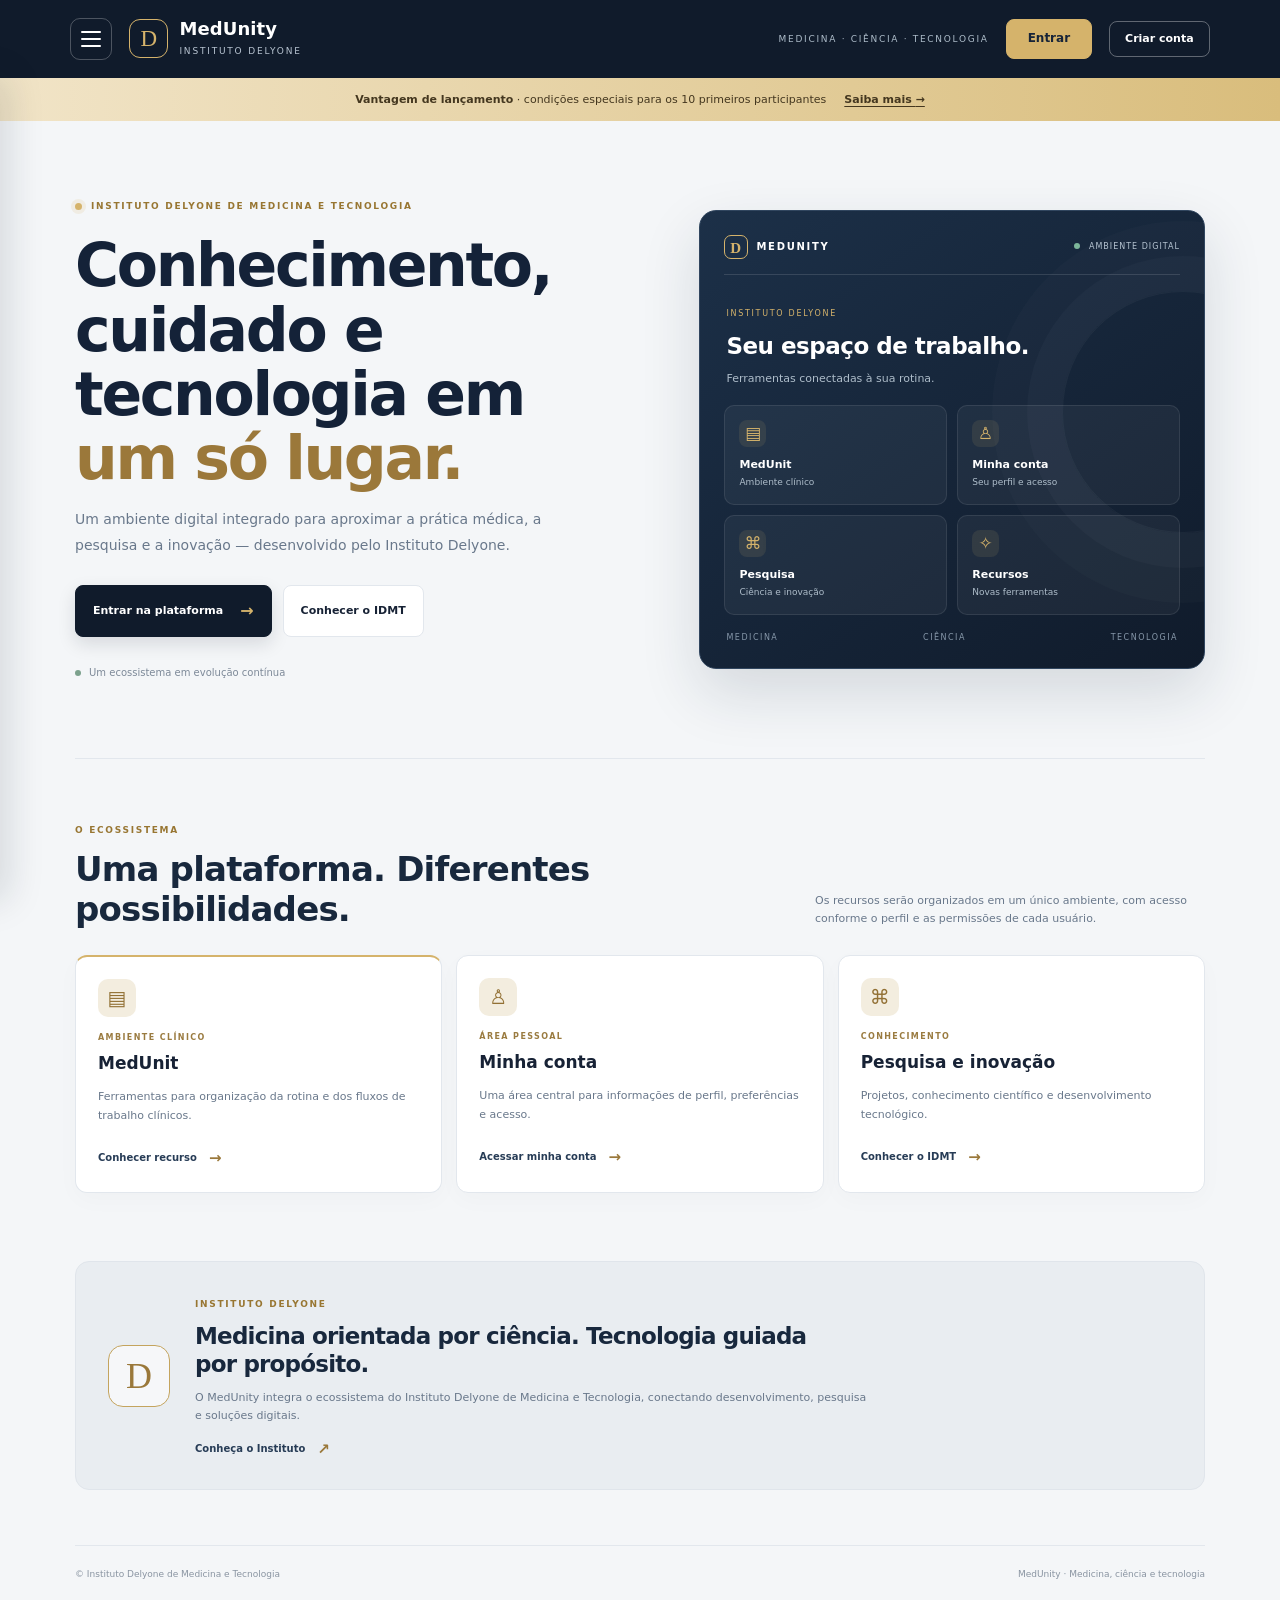
<file: index.html>
<!doctype html>
<html lang="pt-BR">
<head>
  <meta charset="utf-8">
  <meta name="viewport" content="width=device-width,initial-scale=1">
  <meta name="theme-color" content="#101b2b">
  <meta name="description" content="MedUnity — ecossistema de medicina, ciência e tecnologia do Instituto Delyone.">
  <title>MedUnity | Instituto Delyone</title>
  <link rel="stylesheet" href="assets/css/home.css">
</head>
<body>
  <header class="topbar">
    <div class="brandline">
      <button class="hamb" id="menuToggle" aria-label="Abrir menu" aria-expanded="false"><i></i><i></i><i></i></button>
      <a class="brand" href="#" aria-label="MedUnity — Instituto Delyone">
        <span class="logo">D</span><span><strong>MedUnity</strong><small>INSTITUTO DELYONE</small></span>
      </a>
    </div>
    <div class="top-actions">
      <span class="top-context">MEDICINA · CIÊNCIA · TECNOLOGIA</span>
      <button class="login" id="loginTop">Entrar</button>
      <a class="create-account" id="createAccountTop" href="mailto:instituto@delyone.com.br?subject=MedUnity%20%7C%20Criar%20conta">Criar conta</a>
      <button class="account-trigger" id="accountTop" hidden>Minha conta</button>
    </div>
  </header>

  <div class="promo"><span><b>Vantagem de lançamento</b> · condições especiais para os 10 primeiros participantes</span><a href="mailto:instituto@delyone.com.br?subject=MedUnity%20%7C%20Participar">Saiba mais <span aria-hidden="true">→</span></a></div>

  <div class="app-shell">
    <aside class="sidebar" id="sidebar" aria-label="Menu principal">
      <div class="side-kicker">ÁREA DE NAVEGAÇÃO</div>
      <div class="side-brand"><span class="side-mark">D</span><span><b>Instituto Delyone</b><small>Ecossistema digital</small></span></div>
      <nav>
        <a class="nav-link active" href="#inicio" data-section="inicio"><span>⌂</span> Visão geral</a>
        <a class="nav-link" href="#recursos" data-section="recursos"><span>▦</span> Recursos</a>
        <a class="nav-link" href="#instituto" data-section="instituto"><span>⌘</span> Instituto Delyone</a>
        <div class="nav-divider"></div>
        <button class="nav-link" id="sideLogin"><span>↗</span> Entrar na plataforma</button>
      </nav>
      <div class="side-footer"><b>MedUnity</b><small>Uma plataforma do Instituto Delyone</small><a href="https://www.delyone.com" target="_blank" rel="noopener">delyone.com ↗</a></div>
    </aside>
    <button class="scrim" id="scrim" aria-label="Fechar menu"></button>

    <main id="inicio">
      <section class="hero">
        <div class="hero-copy">
          <span class="eyebrow"><i></i> INSTITUTO DELYONE DE MEDICINA E TECNOLOGIA</span>
          <h1>Conhecimento, cuidado e tecnologia em <em>um só lugar.</em></h1>
          <p>Um ambiente digital integrado para aproximar a prática médica, a pesquisa e a inovação — desenvolvido pelo Instituto Delyone.</p>
          <div class="hero-actions">
            <button class="btn btn-primary" id="heroLogin">Entrar na plataforma <span>→</span></button>
            <a class="btn btn-quiet" href="#instituto">Conhecer o IDMT</a>
          </div>
          <div class="trust-line"><span class="trust-dot"></span> Um ecossistema em evolução contínua</div>
        </div>
        <div class="hero-art" aria-label="Prévia ilustrativa da plataforma">
          <div class="art-top"><span class="art-brand"><i>D</i> MEDUNITY</span><span class="art-status"><i></i> AMBIENTE DIGITAL</span></div>
          <div class="art-welcome"><small>INSTITUTO DELYONE</small><h2>Seu espaço de trabalho.</h2><p>Ferramentas conectadas à sua rotina.</p></div>
          <div class="art-grid">
            <div class="art-card"><span class="art-icon">▤</span><b>MedUnit</b><small>Ambiente clínico</small></div>
            <div class="art-card"><span class="art-icon">♙</span><b>Minha conta</b><small>Seu perfil e acesso</small></div>
            <div class="art-card"><span class="art-icon">⌘</span><b>Pesquisa</b><small>Ciência e inovação</small></div>
            <div class="art-card"><span class="art-icon">✧</span><b>Recursos</b><small>Novas ferramentas</small></div>
          </div>
          <div class="art-foot"><span>MEDICINA</span><span>CIÊNCIA</span><span>TECNOLOGIA</span></div>
        </div>
      </section>

      <section class="platform-section" id="recursos">
        <div class="section-heading"><div><span class="eyebrow">O ECOSSISTEMA</span><h2>Uma plataforma. Diferentes possibilidades.</h2></div><p>Os recursos serão organizados em um único ambiente, com acesso conforme o perfil e as permissões de cada usuário.</p></div>
        <div class="resource-grid">
          <article class="resource-card featured"><div class="resource-icon">▤</div><span class="card-tag">AMBIENTE CLÍNICO</span><h3>MedUnit</h3><p>Ferramentas para organização da rotina e dos fluxos de trabalho clínicos.</p><button class="text-link resource-access">Conhecer recurso <span>→</span></button></article>
          <article class="resource-card"><div class="resource-icon">♙</div><span class="card-tag">ÁREA PESSOAL</span><h3>Minha conta</h3><p>Uma área central para informações de perfil, preferências e acesso.</p><button class="text-link resource-access">Acessar minha conta <span>→</span></button></article>
          <article class="resource-card"><div class="resource-icon">⌘</div><span class="card-tag">CONHECIMENTO</span><h3>Pesquisa e inovação</h3><p>Projetos, conhecimento científico e desenvolvimento tecnológico.</p><a class="text-link" href="#instituto">Conhecer o IDMT <span>→</span></a></article>
        </div>
      </section>

      <section class="institute-section" id="instituto">
        <div class="institute-monogram">D</div><div><span class="eyebrow">INSTITUTO DELYONE</span><h2>Medicina orientada por ciência. Tecnologia guiada por propósito.</h2><p>O MedUnity integra o ecossistema do Instituto Delyone de Medicina e Tecnologia, conectando desenvolvimento, pesquisa e soluções digitais.</p><a class="text-link" href="https://www.delyone.com" target="_blank" rel="noopener">Conheça o Instituto <span>↗</span></a></div>
      </section>

      <footer><span>© Instituto Delyone de Medicina e Tecnologia</span><span>MedUnity · Medicina, ciência e tecnologia</span></footer>
    </main>
  </div>

  <section class="account-view" id="accountView" hidden>
    <div class="account-wrap">
      <div class="account-heading"><span class="eyebrow">ÁREA DO USUÁRIO</span><h1>Minha conta</h1><p>Bem-vindo ao seu ambiente MedUnity.</p></div>
      <div class="welcome-panel"><div class="welcome-avatar">D</div><div><small>SESSÃO DE DEMONSTRAÇÃO</small><h2>Olá! Que bom ter você aqui.</h2><p>Esta é uma prévia navegável. Nenhuma credencial ou dado pessoal foi solicitado.</p></div></div>
      <div class="account-label">SEUS RECURSOS</div>
      <div class="account-grid">
        <article class="account-card medunit-card"><div class="resource-icon">▤</div><span class="card-tag">AMBIENTE CLÍNICO</span><h3>MedUnit</h3><p>Acesse o ambiente de ferramentas clínicas do MedUnity.</p><button class="btn btn-primary" id="openMedunit">Abrir MedUnit <span>→</span></button></article>
        <article class="account-card"><div class="resource-icon">♙</div><span class="card-tag">ORGANIZAÇÃO</span><h3>Meus pacientes</h3><p>Área de acesso aos recursos de organização de pacientes.</p><button class="btn btn-outline" id="patientsSoon">Em desenvolvimento</button></article>
        <article class="account-card"><div class="resource-icon">⚙</div><span class="card-tag">PREFERÊNCIAS</span><h3>Perfil e configurações</h3><p>Gerencie suas informações e preferências de acesso.</p><button class="btn btn-outline" id="profileSoon">Em desenvolvimento</button></article>
      </div>
      <button class="back-link" id="backHome">← Voltar à página inicial</button>
    </div>
  </section>

  <div class="modal-backdrop" id="loginModal" hidden role="dialog" aria-modal="true" aria-labelledby="modalTitle">
    <div class="login-modal"><button class="modal-close" id="closeModal" aria-label="Fechar">×</button><span class="modal-mark">D</span><span class="eyebrow">INSTITUTO DELYONE</span><h2 id="modalTitle">Acesse o MedUnity</h2><p>Escolha como deseja acessar o MedUnity.</p><label class="password-label" for="adminPassword">Senha de acesso</label><input class="password-input" id="adminPassword" type="password" autocomplete="current-password" placeholder="Digite sua senha"><div class="modal-options"><button class="btn btn-primary modal-continue" id="demoLogin">Testar demonstração <span>→</span></button><button class="btn btn-outline modal-admin" id="adminLogin">Login administrativo</button></div><div class="demo-note"><span>i</span> Ambiente experimental: a autenticação administrativa será conectada ao serviço real em uma etapa posterior.</div></div>
  </div>
  <div class="toast" id="toast" role="status" aria-live="polite"></div>

<script>
(() => {
  const $ = id => document.getElementById(id);
  const modal = $('loginModal'), account = $('accountView'), main = $('inicio');
  const sidebar = $('sidebar'), scrim = $('scrim'), menuToggle = $('menuToggle');
  function openLogin(){ modal.hidden = false; document.body.classList.add('modal-open'); }
  function closeLogin(){ modal.hidden = true; document.body.classList.remove('modal-open'); }
  function enterDemo(){
    closeLogin();
    window.location.href = "app.html";
  }
  function showToast(message){ const toast=$('toast'); toast.textContent=message; toast.classList.add('show'); window.setTimeout(()=>toast.classList.remove('show'),2600); }
  function closeMenu(){ sidebar.classList.remove('open'); scrim.classList.remove('visible'); menuToggle.setAttribute('aria-expanded','false'); }
  $('loginTop').addEventListener('click',openLogin);
  $('createAccountTop').addEventListener('click',e=>{e.preventDefault();showToast('Para solicitar uma conta, escreva para instituto@delyone.com.br.');});
  $('heroLogin').addEventListener('click',openLogin);
  $('sideLogin').addEventListener('click',openLogin);
  $('closeModal').addEventListener('click',closeLogin);
  $('demoLogin').addEventListener('click',enterDemo);
  $('adminLogin').addEventListener('click',()=>showToast('O login administrativo real será integrado após a aprovação desta interface.'));
  modal.addEventListener('click',e=>{if(e.target===modal)closeLogin();});
  $('accountTop').addEventListener('click',()=>window.scrollTo({top:0,behavior:'smooth'}));
  $('backHome').addEventListener('click',()=>{account.hidden=true;main.closest('.app-shell').hidden=false;$('loginTop').hidden=false;$('accountTop').hidden=true;window.scrollTo({top:0,behavior:'smooth'});});
  menuToggle.addEventListener('click',()=>{const open=!sidebar.classList.contains('open');sidebar.classList.toggle('open',open);scrim.classList.toggle('visible',open);menuToggle.setAttribute('aria-expanded',String(open));});
  scrim.addEventListener('click',closeMenu);
  document.querySelectorAll('.nav-link[href^="#"]').forEach(link=>link.addEventListener('click',()=>{closeMenu();document.querySelectorAll('.nav-link').forEach(n=>n.classList.remove('active'));link.classList.add('active');}));
  document.querySelectorAll('.resource-access').forEach(button=>button.addEventListener('click',openLogin));
  $('openMedunit').addEventListener('click',()=>showToast('O acesso operacional ao MedUnit será conectado nesta etapa do projeto.'));
  $('patientsSoon').addEventListener('click',()=>showToast('A área Meus pacientes será desenvolvida em uma próxima etapa.'));
  $('profileSoon').addEventListener('click',()=>showToast('As configurações de perfil serão adicionadas em uma próxima etapa.'));
  document.addEventListener('keydown',e=>{if(e.key==='Escape'){closeLogin();closeMenu();}});
})();
</script>
</body>
</html>
</file>
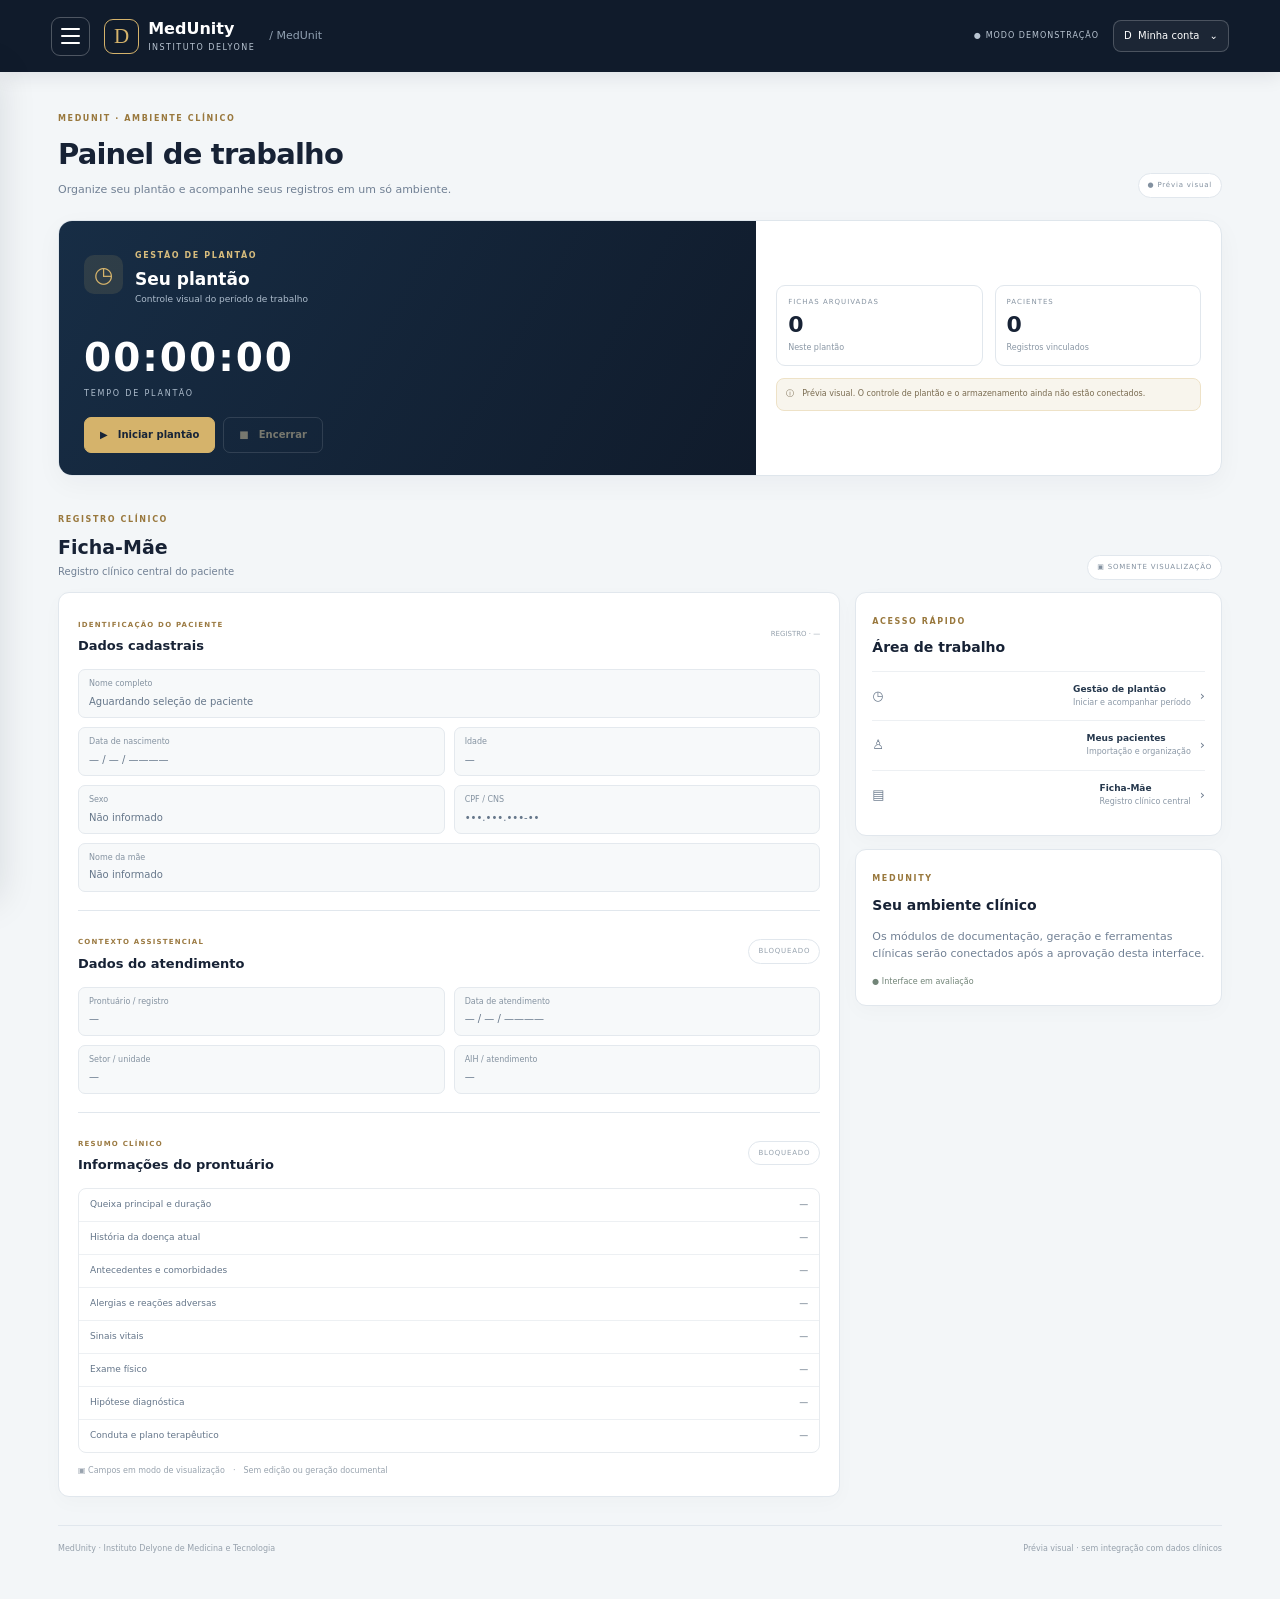
<file: app.html>
<!doctype html><html lang="pt-BR"><head><meta charset="utf-8"><meta name="viewport" content="width=device-width,initial-scale=1"><meta name="theme-color" content="#101b2b"><title>MedUnit · Instituto Delyone</title><link rel="stylesheet" href="assets/css/app-preview.css"></head><body>
<header class="topbar"><div class="brandline"><button class="menu-trigger" id="menuTrigger" aria-label="Abrir menu" aria-expanded="false"><i></i><i></i><i></i></button><a class="brand" href="index.html"><span class="mark">D</span><span><b>MedUnity</b><small>INSTITUTO DELYONE</small></span></a><span class="crumb">/ MedUnit</span></div><div class="top-right"><span class="demo-status">● MODO DEMONSTRAÇÃO</span><button class="user-chip" id="userMenu">D&nbsp; Minha conta　⌄</button></div></header>
<aside class="sidebar" id="sidebar"><div class="side-label">AMBIENTE DE TRABALHO</div><div class="side-user"><span class="avatar">D</span><span><b>Área profissional</b><small>Instituto Delyone</small></span></div><nav><a class="nav active" href="#dashboard">⌂　Visão geral</a><a class="nav" href="#shift">◷　Gestão de plantão</a><a class="nav" href="#patient">▤　Ficha-Mãe</a><button class="nav" id="patientsMenu">♙　Meus pacientes <span>⌄</span></button><div class="submenu" id="patientsSubmenu" hidden><button id="importZip">⇧　Importar ZIP</button><button id="importMaster">⇧　Importar Ficha-Mãe</button></div><hr><a class="nav" href="index.html">↩　Página institucional</a></nav><div class="side-foot">MedUnity · Clinical workspace</div></aside><button class="scrim" id="scrim" aria-label="Fechar menu"></button>
<main id="dashboard"><div class="page-heading"><div><span class="eyebrow">MEDUNIT · AMBIENTE CLÍNICO</span><h1>Painel de trabalho</h1><p>Organize seu plantão e acompanhe seus registros em um só ambiente.</p></div><span class="preview-tag">● Prévia visual</span></div>
<section class="shift-card" id="shift"><div class="shift-main"><div class="shift-heading"><span class="clock-icon">◷</span><div><span class="eyebrow light">GESTÃO DE PLANTÃO</span><h2>Seu plantão</h2><p>Controle visual do período de trabalho</p></div></div><div class="timer" id="timer">00:00:00</div><div class="timer-label">TEMPO DE PLANTÃO</div><div class="shift-actions"><button id="startShift">▶　Iniciar plantão</button><button id="endShift" disabled>■　Encerrar</button></div></div><div class="stats"><div class="stat"><small>FICHAS ARQUIVADAS</small><b>0</b><span>Neste plantão</span></div><div class="stat"><small>PACIENTES</small><b>0</b><span>Registros vinculados</span></div><div class="info">ⓘ　Prévia visual. O controle de plantão e o armazenamento ainda não estão conectados.</div></div></section>
<div class="section-heading" id="patient"><div><span class="eyebrow">REGISTRO CLÍNICO</span><h2>Ficha-Mãe</h2><p>Registro clínico central do paciente</p></div><span class="locked">▣ SOMENTE VISUALIZAÇÃO</span></div>
<section class="layout"><article class="record"><div class="record-head"><div><small>IDENTIFICAÇÃO DO PACIENTE</small><h3>Dados cadastrais</h3></div><span>REGISTRO · —</span></div><div class="fields"><div class="field wide"><label>Nome completo</label><b>Aguardando seleção de paciente</b></div><div class="field"><label>Data de nascimento</label><b>— / — / ————</b></div><div class="field"><label>Idade</label><b>—</b></div><div class="field"><label>Sexo</label><b>Não informado</b></div><div class="field"><label>CPF / CNS</label><b>•••.•••.•••-••</b></div><div class="field wide"><label>Nome da mãe</label><b>Não informado</b></div></div><hr><div class="record-head"><div><small>CONTEXTO ASSISTENCIAL</small><h3>Dados do atendimento</h3></div><span class="locked">BLOQUEADO</span></div><div class="fields"><div class="field"><label>Prontuário / registro</label><b>—</b></div><div class="field"><label>Data de atendimento</label><b>— / — / ————</b></div><div class="field"><label>Setor / unidade</label><b>—</b></div><div class="field"><label>AIH / atendimento</label><b>—</b></div></div><hr><div class="record-head"><div><small>RESUMO CLÍNICO</small><h3>Informações do prontuário</h3></div><span class="locked">BLOQUEADO</span></div><div class="summary"><div><span>Queixa principal e duração</span><b>—</b></div><div><span>História da doença atual</span><b>—</b></div><div><span>Antecedentes e comorbidades</span><b>—</b></div><div><span>Alergias e reações adversas</span><b>—</b></div><div><span>Sinais vitais</span><b>—</b></div><div><span>Exame físico</span><b>—</b></div><div><span>Hipótese diagnóstica</span><b>—</b></div><div><span>Conduta e plano terapêutico</span><b>—</b></div></div><div class="readonly">▣ Campos em modo de visualização　·　Sem edição ou geração documental</div></article>
<aside class="right"><section class="side-card"><span class="eyebrow">ACESSO RÁPIDO</span><h3>Área de trabalho</h3><button class="quick" onclick="document.getElementById('shift').scrollIntoView({behavior:'smooth'})">◷　<span><b>Gestão de plantão</b><small>Iniciar e acompanhar período</small></span>›</button><button class="quick" id="quickPatients">♙　<span><b>Meus pacientes</b><small>Importação e organização</small></span>›</button><button class="quick" onclick="document.getElementById('patient').scrollIntoView({behavior:'smooth'})">▤　<span><b>Ficha-Mãe</b><small>Registro clínico central</small></span>›</button></section><section class="side-card"><span class="eyebrow">MEDUNITY</span><h3>Seu ambiente clínico</h3><p>Os módulos de documentação, geração e ferramentas clínicas serão conectados após a aprovação desta interface.</p><small class="status">● Interface em avaliação</small></section></aside></section><footer>MedUnity · Instituto Delyone de Medicina e Tecnologia <span>Prévia visual · sem integração com dados clínicos</span></footer></main><div class="toast" id="toast" role="status"></div>
<script>(()=>{const $=id=>document.getElementById(id),side=$('sidebar'),scrim=$('scrim'),toggle=$('menuTrigger'),sub=$('patientsSubmenu');function close(){side.classList.remove('open');scrim.classList.remove('show');toggle.setAttribute('aria-expanded','false')}toggle.onclick=()=>{let v=!side.classList.contains('open');side.classList.toggle('open',v);scrim.classList.toggle('show',v);toggle.setAttribute('aria-expanded',String(v))};scrim.onclick=close;$('patientsMenu').onclick=()=>{sub.hidden=!sub.hidden};function toast(t){let e=$('toast');e.textContent=t;e.classList.add('show');clearTimeout(window.toastTimer);window.toastTimer=setTimeout(()=>e.classList.remove('show'),2600)}$('importZip').onclick=()=>toast('Importar ZIP — espaço reservado para implementação futura.');$('importMaster').onclick=()=>toast('Importar Ficha-Mãe — espaço reservado para implementação futura.');$('quickPatients').onclick=()=>{sub.hidden=false;side.classList.add('open');scrim.classList.add('show');toggle.setAttribute('aria-expanded','true')};$('userMenu').onclick=()=>toast('Conta demonstrativa do MedUnity.');let sec=0,timer=null;$('startShift').onclick=()=>{if(timer)return;$('startShift').disabled=true;$('startShift').textContent='●　Plantão iniciado';$('endShift').disabled=false;timer=setInterval(()=>{sec++;$('timer').textContent=[Math.floor(sec/3600),Math.floor(sec%3600/60),sec%60].map(n=>String(n).padStart(2,'0')).join(':')},1000);toast('Plantão iniciado em modo de demonstração.')};$('endShift').onclick=()=>{clearInterval(timer);timer=null;$('startShift').disabled=false;$('startShift').textContent='▶　Iniciar plantão';$('endShift').disabled=true;toast('Demonstração de plantão encerrada.')};document.addEventListener('keydown',e=>{if(e.key==='Escape')close()})})();</script></body></html>
</file>
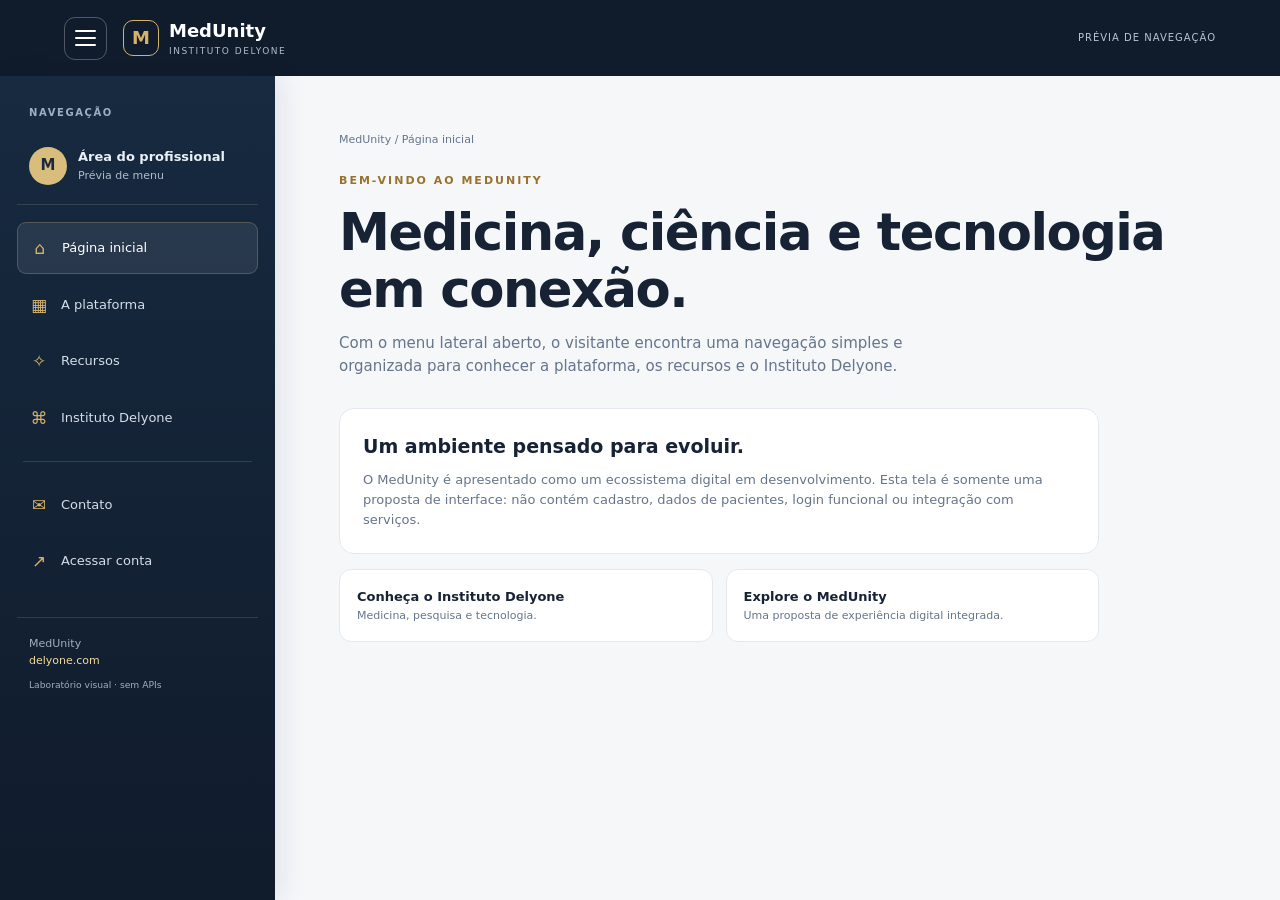
<file: menu-aberto.html>
<!doctype html>
<html lang="pt-BR"><head><meta charset="utf-8"><meta name="viewport" content="width=device-width,initial-scale=1"><meta name="theme-color" content="#101b2b"><title>MedUnity — Menu aberto</title><link rel="stylesheet" href="assets/css/menu.css"></head>
<body><header class="topbar"><div class="brandline"><a class="hamb" href="index.html" aria-label="Fechar menu"><i></i><i></i><i></i></a><a class="brand" href="index.html"><span class="logo">M</span><span>MedUnity<small>INSTITUTO DELYONE</small></span></a></div><span class="topnote">PRÉVIA DE NAVEGAÇÃO</span></header>
<div class="layout"><aside class="sidebar"><div class="label">NAVEGAÇÃO</div><div class="profile"><span class="avatar">M</span><span><b>Área do profissional</b><small>Prévia de menu</small></span></div><nav><a class="active" href="index.html"><i>⌂</i>Página inicial</a><a href="#plataforma"><i>▦</i>A plataforma</a><a href="#recursos"><i>✧</i>Recursos</a><a href="#instituto"><i>⌘</i>Instituto Delyone</a><hr><a href="mailto:instituto@delyone.com.br"><i>✉</i>Contato</a><a href="#acesso"><i>↗</i>Acessar conta</a></nav><div class="sidefoot">MedUnity<br><a href="https://www.delyone.com">delyone.com</a><br><small>Laboratório visual · sem APIs</small></div></aside><main class="content" id="plataforma"><span class="crumb">MedUnity / Página inicial</span><span class="eyebrow">BEM-VINDO AO MEDUNITY</span><h1>Medicina, ciência e tecnologia em conexão.</h1><p>Com o menu lateral aberto, o visitante encontra uma navegação simples e organizada para conhecer a plataforma, os recursos e o Instituto Delyone.</p><section class="welcome" id="recursos"><h2>Um ambiente pensado para evoluir.</h2><p>O MedUnity é apresentado como um ecossistema digital em desenvolvimento. Esta tela é somente uma proposta de interface: não contém cadastro, dados de pacientes, login funcional ou integração com serviços.</p></section><div class="cards"><article id="instituto"><b>Conheça o Instituto Delyone</b><small>Medicina, pesquisa e tecnologia.</small></article><article id="acesso"><b>Explore o MedUnity</b><small>Uma proposta de experiência digital integrada.</small></article></div></main></div></body></html>
</file>
<file: assets/css/home.css>
:root{--navy:#101b2b;--navy-2:#172a40;--gold:#d5b36b;--gold-light:#ead8aa;--ink:#172235;--muted:#69788b;--bg:#f4f6f8;--line:#e2e7ed;--white:#fff;--shadow:0 22px 55px #14263c12}
*{box-sizing:border-box}html{scroll-behavior:smooth;scroll-padding-top:25px}body{margin:0;background:var(--bg);color:var(--ink);font:15px/1.6 Inter,ui-sans-serif,system-ui,-apple-system,"Segoe UI",sans-serif}a{text-decoration:none;color:inherit}button{font:inherit;cursor:pointer}button:focus-visible,a:focus-visible{outline:3px solid #d5b36b;outline-offset:3px}[hidden]{display:none!important}
.topbar{height:78px;background:var(--navy);color:white;display:flex;align-items:center;justify-content:space-between;padding:0 clamp(18px,5.5vw,78px);position:relative;z-index:20}.brandline,.top-actions{display:flex;align-items:center;gap:17px}.hamb{width:42px;height:42px;border:1px solid #ffffff40;background:transparent;border-radius:10px;display:flex;flex-direction:column;justify-content:center;gap:5px;padding:0 10px}.hamb i{height:2px;width:100%;background:#fff;border-radius:2px}.brand{display:flex;align-items:center;gap:11px}.brand strong{display:block;font-size:18px;line-height:1.15;letter-spacing:.1px}.brand small{display:block;color:#b9c5d2;font-size:9px;letter-spacing:1.8px;margin-top:4px}.logo,.side-mark{width:39px;height:39px;border:1px solid var(--gold);border-radius:11px;color:var(--gold);display:grid;place-items:center;font-family:Georgia,serif;font-size:23px}.top-context{font-size:9px;letter-spacing:1.7px;color:#aebdca}.login,.account-trigger{background:var(--gold);color:#172438;border:1px solid var(--gold);border-radius:8px;padding:9px 21px;font-size:12px;font-weight:800}.account-trigger{background:transparent;color:#fff;border-color:#ffffff50}
.promo{min-height:43px;background:linear-gradient(90deg,#f1e4c7,#d9bd7c);color:#44371f;display:flex;align-items:center;justify-content:center;gap:18px;padding:8px 18px;text-align:center;font-size:11px}.promo b{font-weight:850}.promo a{font-weight:850;text-decoration:underline;text-underline-offset:3px;white-space:nowrap}
.app-shell{min-height:calc(100vh - 121px)}.sidebar{position:fixed;z-index:30;top:78px;bottom:0;left:0;width:282px;background:linear-gradient(180deg,#192d44,#101b2b);color:#e9eff6;padding:29px 20px 20px;transform:translateX(-102%);transition:transform .25s ease;box-shadow:15px 0 35px #101b2b22}.sidebar.open{transform:translateX(0)}.side-kicker{font-size:9px;letter-spacing:1.8px;color:#9eafc2;font-weight:800;padding:0 10px 17px}.side-brand{display:flex;align-items:center;gap:11px;padding:0 10px 22px;border-bottom:1px solid #ffffff20}.side-brand b,.side-brand small{display:block}.side-brand b{font-size:12px}.side-brand small{font-size:10px;color:#aebdcd}.side-mark{width:36px;height:36px;font-size:20px}.sidebar nav{display:grid;gap:5px;margin-top:19px}.nav-link{border:0;background:transparent;color:#d4deea;text-align:left;display:flex;align-items:center;gap:13px;padding:12px 13px;border-radius:8px;font-size:12px}.nav-link span{width:19px;color:var(--gold);font-size:18px;text-align:center}.nav-link:hover,.nav-link.active{background:#ffffff13;color:#fff}.nav-link.active{box-shadow:inset 2px 0 var(--gold)}.nav-divider{height:1px;background:#ffffff20;margin:11px 7px}.side-footer{position:absolute;bottom:23px;left:30px;right:25px;border-top:1px solid #ffffff20;padding-top:16px;font-size:11px}.side-footer b,.side-footer small{display:block}.side-footer small{color:#aebdcd;font-size:10px}.side-footer a{display:inline-block;color:#e7d39e;margin-top:9px;font-size:10px}.scrim{position:fixed;inset:78px 0 0;border:0;background:#07111f70;z-index:25;opacity:0;pointer-events:none;transition:opacity .2s}.scrim.visible{opacity:1;pointer-events:auto}
main{max-width:1190px;margin:auto;padding:0 30px}.hero{display:grid;grid-template-columns:1.04fr .96fr;align-items:center;gap:clamp(35px,6vw,78px);padding:78px 0 77px}.eyebrow{font-size:9px;letter-spacing:1.7px;color:#987632;font-weight:850}.hero .eyebrow{display:flex;align-items:center;gap:9px}.hero .eyebrow i{width:7px;height:7px;background:var(--gold);border-radius:50%;box-shadow:0 0 0 4px #d5b36b25}.hero h1{font-size:clamp(39px,5vw,60px);line-height:1.07;letter-spacing:-2.3px;margin:20px 0 17px;font-weight:720;color:#142238}.hero h1 em{font-style:normal;color:#9b783a}.hero-copy>p{max-width:510px;color:var(--muted);font-size:14px;line-height:1.85}.hero-actions{display:flex;gap:11px;flex-wrap:wrap;margin-top:26px}.btn{border-radius:8px;padding:12px 17px;font-size:11px;font-weight:800;display:inline-flex;align-items:center;justify-content:center;gap:17px}.btn-primary{background:var(--navy);color:#fff;border:1px solid var(--navy);box-shadow:0 7px 18px #101b2b20}.btn-primary:hover{background:#203a58}.btn-primary span{color:var(--gold);font-size:16px}.btn-quiet{background:#fff;border:1px solid var(--line);color:var(--ink)}.trust-line{margin-top:28px;color:#7d8998;font-size:10px;display:flex;align-items:center;gap:8px}.trust-dot{width:6px;height:6px;background:#7ca18d;border-radius:50%}
.hero-art{background:linear-gradient(145deg,#1c3048,#101b2b);border:1px solid #31465f;border-radius:17px;padding:24px;color:#fff;box-shadow:0 24px 60px #15273d24;position:relative;overflow:hidden}.hero-art:after{content:"";position:absolute;width:240px;height:240px;border:1px solid #ffffff0b;border-radius:50%;right:-100px;top:80px;box-shadow:0 0 0 35px #ffffff06,0 0 0 70px #ffffff04;pointer-events:none}.art-top{display:flex;justify-content:space-between;align-items:center;border-bottom:1px solid #ffffff20;padding-bottom:15px}.art-brand{font-size:10px;font-weight:850;letter-spacing:1.7px;display:flex;align-items:center;gap:8px}.art-brand i{font-style:normal;width:24px;height:24px;border:1px solid var(--gold);border-radius:7px;color:var(--gold);display:grid;place-items:center;font-family:Georgia,serif;font-size:15px}.art-status{font-size:8px;color:#b5c3d1;letter-spacing:1px}.art-status i{display:inline-block;width:6px;height:6px;background:#7cb69a;border-radius:50%;margin-right:5px}.art-welcome{padding:24px 2px 17px}.art-welcome small{font-size:8px;letter-spacing:1.7px;color:var(--gold)}.art-welcome h2{font-size:23px;letter-spacing:-.5px;margin:5px 0}.art-welcome p{font-size:11px;color:#aebdca;margin:0}.art-grid{display:grid;grid-template-columns:1fr 1fr;gap:10px;position:relative;z-index:1}.art-card{background:#ffffff0c;border:1px solid #ffffff17;border-radius:10px;padding:14px}.art-icon{display:grid;place-items:center;width:27px;height:27px;border-radius:8px;background:#d5b36b1c;color:var(--gold);font-size:17px;margin-bottom:9px}.art-card b,.art-card small{display:block}.art-card b{font-size:11px}.art-card small{font-size:9px;color:#aebdca;margin-top:2px}.art-foot{display:flex;justify-content:space-between;color:#8798aa;font-size:8px;letter-spacing:1.5px;padding:17px 2px 0}
.platform-section{padding:57px 0 68px;border-top:1px solid var(--line)}.section-heading{display:flex;align-items:end;justify-content:space-between;gap:35px;margin-bottom:25px}.section-heading h2,.institute-section h2{font-size:clamp(25px,3vw,34px);line-height:1.2;letter-spacing:-.8px;margin:9px 0 0;color:#18283d}.section-heading>p{max-width:390px;color:var(--muted);font-size:11px;margin:0 0 3px}.resource-grid{display:grid;grid-template-columns:repeat(3,1fr);gap:14px}.resource-card,.account-card{background:#fff;border:1px solid var(--line);border-radius:12px;padding:22px;min-height:235px;box-shadow:0 7px 25px #17283d06}.resource-card.featured{border-top:2px solid var(--gold)}.resource-icon{width:38px;height:38px;border-radius:10px;background:#f3eddf;color:#927034;display:grid;place-items:center;font-size:20px;margin-bottom:15px}.card-tag{display:block;font-size:8px;letter-spacing:1.4px;color:#9a7b40;font-weight:850}.resource-card h3,.account-card h3{font-size:17px;margin:5px 0}.resource-card p,.account-card p{font-size:11px;color:var(--muted);line-height:1.7;min-height:39px}.text-link{border:0;background:none;padding:8px 0 0;color:#273c56;font-size:10px;font-weight:850;display:inline-flex;gap:12px;align-items:center}.text-link span{color:#9a783a;font-size:15px}.institute-section{margin:0 0 55px;padding:28px 32px;background:#e9edf1;border:1px solid #e0e5eb;border-radius:14px;display:flex;align-items:center;gap:25px}.institute-monogram{flex:0 0 62px;width:62px;height:62px;border:1px solid #c4a45e;border-radius:15px;color:#9a783a;display:grid;place-items:center;font:36px Georgia,serif;background:#fff9}.institute-section h2{font-size:23px;max-width:650px}.institute-section p{font-size:11px;color:var(--muted);max-width:680px}.institute-section .text-link{padding-top:0}footer{border-top:1px solid var(--line);padding:21px 0 27px;display:flex;justify-content:space-between;gap:15px;color:#8994a1;font-size:9px}
.account-view{min-height:calc(100vh - 121px);padding:58px 24px 70px}.account-wrap{max-width:1050px;margin:auto}.account-heading h1{font-size:42px;letter-spacing:-1.5px;margin:7px 0 0}.account-heading p{color:var(--muted);font-size:13px;margin:4px 0 25px}.welcome-panel{display:flex;align-items:center;gap:16px;padding:20px 22px;background:#fff;border:1px solid var(--line);border-radius:12px;margin-bottom:32px}.welcome-avatar{width:47px;height:47px;flex:0 0 47px;border-radius:50%;display:grid;place-items:center;background:var(--navy);color:var(--gold);font:25px Georgia,serif}.welcome-panel small{font-size:8px;letter-spacing:1.4px;color:#9a783a;font-weight:850}.welcome-panel h2{font-size:16px;margin:2px 0}.welcome-panel p{font-size:10px;color:var(--muted);margin:0}.account-label{font-size:9px;letter-spacing:1.6px;color:#8a96a4;font-weight:850;margin-bottom:12px}.account-grid{display:grid;grid-template-columns:repeat(3,1fr);gap:14px}.account-card{min-height:255px}.account-card .btn{margin-top:10px}.btn-outline{background:white;border:1px solid #cbd3dc;color:#42536a}.back-link{margin-top:28px;border:0;background:none;color:#53647a;font-size:11px;font-weight:750;padding:8px 0}
.modal-backdrop{position:fixed;inset:0;background:#091525b8;z-index:60;display:grid;place-items:center;padding:20px;backdrop-filter:blur(4px)}.login-modal{position:relative;width:min(100%,420px);background:#fff;border-radius:16px;padding:37px 35px 32px;text-align:center;box-shadow:0 30px 90px #0004}.modal-close{position:absolute;right:15px;top:12px;border:0;background:none;color:#66758a;font-size:25px}.modal-mark{display:grid;place-items:center;margin:0 auto 18px;width:48px;height:48px;border:1px solid var(--gold);border-radius:13px;color:#9a783a;font:28px Georgia,serif}.login-modal h2{font-size:24px;letter-spacing:-.6px;margin:8px 0}.login-modal>p{font-size:12px;color:var(--muted)}.demo-note{display:flex;gap:9px;text-align:left;align-items:center;padding:12px;background:#f4f6f8;border-radius:8px;color:#647286;font-size:10px;margin:20px 0}.demo-note span{width:17px;height:17px;display:grid;place-items:center;border-radius:50%;background:#e7dfcb;color:#735a29;font-weight:900;flex:0 0 17px}.modal-continue{width:100%;padding:14px}.toast{position:fixed;z-index:80;bottom:24px;left:50%;transform:translate(-50%,15px);opacity:0;pointer-events:none;background:#172a40;color:white;padding:12px 18px;border-radius:9px;box-shadow:var(--shadow);font-size:11px;transition:.2s;max-width:calc(100% - 30px);text-align:center}.toast.show{opacity:1;transform:translate(-50%,0)}body.modal-open{overflow:hidden}
@media(max-width:850px){.top-context{display:none}.hero{grid-template-columns:1fr;gap:38px;padding:58px 0}.hero-copy{max-width:680px}.hero-art{max-width:600px;width:100%;margin:auto}.section-heading{display:block}.section-heading>p{margin-top:12px}.resource-grid{grid-template-columns:1fr 1fr}.resource-card:last-child{grid-column:1/-1}.account-grid{grid-template-columns:1fr 1fr}.account-card:last-child{grid-column:1/-1}}
@media(max-width:560px){.topbar{height:68px;padding:0 13px}.brandline,.top-actions{gap:10px}.hamb{width:38px;height:38px}.brand strong{font-size:16px}.brand small{font-size:8px}.logo{width:34px;height:34px}.login,.account-trigger{padding:8px 13px;font-size:11px}.promo{font-size:9px;gap:9px;line-height:1.4}.promo a{font-size:9px}.sidebar{top:68px;width:min(82vw,300px)}.scrim{inset:68px 0 0}.app-shell{min-height:calc(100vh - 111px)}main{padding:0 19px}.hero{padding:48px 0 49px;gap:32px}.hero h1{font-size:42px;letter-spacing:-1.6px}.hero-copy>p{font-size:12px}.hero-art{padding:18px}.art-welcome{padding:20px 2px 15px}.art-welcome h2{font-size:20px}.art-card{padding:11px}.platform-section{padding:42px 0 48px}.section-heading h2{font-size:27px}.resource-grid{grid-template-columns:1fr}.resource-card:last-child{grid-column:auto}.resource-card{min-height:0}.resource-card p{min-height:0}.institute-section{padding:21px 18px;gap:15px;align-items:flex-start;margin-bottom:35px}.institute-monogram{width:45px;height:45px;flex-basis:45px;font-size:27px}.institute-section h2{font-size:19px}.institute-section p{font-size:10px}footer{display:block;line-height:2.1}.account-view{padding:42px 18px}.account-heading h1{font-size:35px}.welcome-panel{align-items:flex-start;padding:16px}.account-grid{grid-template-columns:1fr}.account-card:last-child{grid-column:auto}.account-card{min-height:0}.login-modal{padding:34px 23px 25px}}


.create-account{border:1px solid #ffffff55;color:#fff;border-radius:8px;padding:8px 15px;font-size:11px;font-weight:800;white-space:nowrap}.create-account:hover{background:#ffffff12;border-color:#ffffff90}
.password-label{display:block;text-align:left;margin:18px 0 6px;color:#53647a;font-size:10px;font-weight:800}.password-input{display:block;width:100%;padding:12px 13px;border:1px solid #d7dee6;border-radius:8px;background:#fbfcfd;color:#172235;font:inherit;font-size:12px;outline:none}.password-input:focus{border-color:#9a783a;box-shadow:0 0 0 3px #d5b36b22}.modal-options{display:grid;gap:9px;margin-top:16px}.modal-admin{width:100%;padding:13px}
@media(max-width:560px){.create-account{padding:8px 10px;font-size:10px}.top-actions{gap:7px}}
</file>
<file: assets/css/app-preview.css>
:root{--navy:#101b2b;--navy2:#192d44;--gold:#d5b36b;--ink:#172235;--muted:#718094;--bg:#f3f6f8;--line:#e1e7ed}*{box-sizing:border-box}body{margin:0;background:var(--bg);color:var(--ink);font:14px/1.55 Inter,system-ui,-apple-system,"Segoe UI",sans-serif}button,a{font:inherit}button{cursor:pointer}a{text-decoration:none;color:inherit}[hidden]{display:none!important}.topbar{height:72px;position:sticky;top:0;z-index:30;background:var(--navy);color:white;display:flex;align-items:center;justify-content:space-between;padding:0 clamp(14px,4vw,54px);box-shadow:0 4px 18px #101b2b18}.brandline,.top-right{display:flex;align-items:center;gap:14px}.menu-trigger{width:39px;height:39px;border:1px solid #ffffff42;border-radius:9px;background:transparent;display:flex;flex-direction:column;justify-content:center;gap:5px;padding:0 9px}.menu-trigger i{height:2px;width:100%;background:white;border-radius:2px}.brand{display:flex;align-items:center;gap:9px}.mark{width:35px;height:35px;border:1px solid var(--gold);border-radius:9px;display:grid;place-items:center;color:var(--gold);font:21px Georgia,serif}.brand b,.brand small{display:block}.brand b{font-size:16px}.brand small{font-size:8px;color:#b9c5d2;letter-spacing:1.5px}.crumb{color:#91a1b2;font-size:11px}.demo-status{font-size:8px;letter-spacing:1px;color:#b9c5d2}.user-chip{border:1px solid #ffffff35;background:#ffffff0d;color:white;border-radius:8px;padding:7px 10px;font-size:10px}.sidebar{position:fixed;z-index:40;top:72px;bottom:0;left:0;width:260px;background:linear-gradient(180deg,var(--navy2),var(--navy));color:#e8eef5;padding:24px 17px;transform:translateX(-105%);transition:transform .23s;box-shadow:12px 0 35px #0c1a2a20}.sidebar.open{transform:translateX(0)}.side-label{font-size:8px;letter-spacing:1.7px;color:#9babbc;font-weight:850;padding:4px 11px 14px}.side-user{display:flex;align-items:center;gap:10px;padding:0 10px 18px;border-bottom:1px solid #ffffff20}.avatar{width:37px;height:37px;border-radius:50%;background:var(--gold);color:#172438;display:grid;place-items:center;font:20px Georgia,serif}.side-user b,.side-user small{display:block}.side-user b{font-size:11px}.side-user small{font-size:9px;color:#aebdcd}.sidebar nav{display:grid;gap:5px;margin-top:17px}.nav{width:100%;display:block;text-align:left;border:0;background:transparent;color:#d4deea;border-radius:8px;padding:11px 12px;font-size:11px}.nav:hover,.nav.active{background:#ffffff13;color:white}.nav span{float:right}.submenu{margin-left:28px;padding-left:10px;border-left:1px solid #ffffff30;display:grid}.submenu button{border:0;background:transparent;color:#c5d0dc;text-align:left;padding:9px 6px;font-size:10px}.submenu button:hover{color:white}.sidebar hr{border:0;border-top:1px solid #ffffff20;margin:12px 8px}.side-foot{position:absolute;bottom:20px;left:25px;font-size:9px;color:#9eafc2;border-top:1px solid #ffffff20;padding-top:14px;width:80%}.scrim{position:fixed;inset:72px 0 0;z-index:35;background:#09152570;border:0;opacity:0;pointer-events:none}.scrim.show{opacity:1;pointer-events:auto}main{max-width:1240px;margin:auto;padding:34px clamp(16px,3vw,38px) 20px}.page-heading{display:flex;justify-content:space-between;align-items:end;gap:20px;margin-bottom:22px}.eyebrow{font-size:8px;font-weight:850;letter-spacing:1.6px;color:#99783d}.page-heading h1{font-size:29px;letter-spacing:-.8px;margin:4px 0}.page-heading p,.side-card p{font-size:11px;color:var(--muted);margin:0}.preview-tag,.locked{border:1px solid var(--line);background:white;border-radius:30px;padding:6px 9px;font-size:7px;letter-spacing:.8px;color:#8391a0}.shift-card{display:grid;grid-template-columns:1.2fr .8fr;border-radius:14px;overflow:hidden;background:white;border:1px solid #dfe6ec;box-shadow:0 8px 26px #13263a0a;margin-bottom:31px}.shift-main{background:linear-gradient(120deg,#172d45,#101b2b);color:white;padding:22px 25px}.shift-heading{display:flex;align-items:center;gap:12px}.clock-icon{width:39px;height:39px;border-radius:10px;background:#d5b36b20;color:var(--gold);display:grid;place-items:center;font-size:22px}.eyebrow.light{color:#d8bd7d}.shift-heading h2{font-size:17px;margin:2px 0 0}.shift-heading p{font-size:9px;color:#aebdcd;margin:0}.timer{font-size:39px;letter-spacing:2px;font-weight:750;font-variant-numeric:tabular-nums;margin:21px 0 0}.timer-label{font-size:8px;letter-spacing:1.8px;color:#aebdcd}.shift-actions{display:flex;gap:8px;margin-top:17px}.shift-actions button{border-radius:7px;padding:9px 15px;border:1px solid var(--gold);background:var(--gold);color:#172438;font-size:10px;font-weight:850}.shift-actions button:disabled{opacity:.45;cursor:not-allowed}.shift-actions #endShift{background:transparent;color:#f0dcae;border-color:#ffffff45}.stats{padding:20px;display:grid;grid-template-columns:1fr 1fr;gap:12px;align-content:center}.stat{border:1px solid var(--line);border-radius:9px;padding:11px}.stat small,.stat b,.stat span{display:block}.stat small{font-size:7px;letter-spacing:1px;color:#8794a2}.stat b{font-size:22px}.stat span{font-size:8px;color:#8a97a5}.info{grid-column:1/-1;background:#f8f5ed;border:1px solid #eee2c7;border-radius:8px;padding:9px;font-size:8px;color:#796b50}.section-heading{display:flex;justify-content:space-between;align-items:end;margin-bottom:12px}.section-heading h2{font-size:19px;margin:4px 0 0}.section-heading p{font-size:10px;color:var(--muted);margin:2px 0 0}.layout{display:grid;grid-template-columns:minmax(0,1.6fr) minmax(250px,.75fr);gap:15px;align-items:start}.record,.side-card{background:white;border:1px solid var(--line);border-radius:11px;box-shadow:0 6px 20px #15283b06}.record{padding:19px}.record-head{display:flex;justify-content:space-between;align-items:center;gap:10px;margin-bottom:13px}.record-head small{font-size:7px;letter-spacing:1.2px;color:#9b7a42;font-weight:850}.record-head h3{font-size:13px;margin:3px 0 0}.record-head>span{font-size:7px;color:#95a1ad}.fields{display:grid;grid-template-columns:1fr 1fr;gap:9px}.field{min-width:0;border:1px solid #e4e9ee;border-radius:7px;background:#f7f9fa;padding:8px 10px}.field.wide{grid-column:1/-1}.field label{display:block;font-size:8px;color:#8492a0;margin-bottom:3px}.field b{display:block;font-size:10px;color:#66778a;white-space:nowrap;overflow:hidden;text-overflow:ellipsis;font-weight:500}hr{border:0;border-top:1px solid var(--line);margin:18px 0}.summary{border:1px solid #e7ebef;border-radius:8px;overflow:hidden}.summary div{display:flex;justify-content:space-between;gap:15px;padding:9px 11px;border-bottom:1px solid #edf0f3;font-size:9px}.summary div:last-child{border:0}.summary span{color:#65768a}.summary b{color:#a1aab4}.readonly{margin-top:12px;color:#98a3ae;font-size:8px}.right{display:grid;gap:13px}.side-card{padding:16px}.side-card h3{font-size:14px;margin:7px 0 12px}.quick{width:100%;display:flex;align-items:center;gap:9px;border:0;border-top:1px solid #edf0f3;background:white;padding:11px 0;text-align:left;color:#6b7a8d;font-size:13px}.quick span:nth-child(2){text-align:left}.quick b,.quick small{display:block}.quick b{font-size:9px;color:#26384d}.quick small{font-size:8px;color:#8b98a6}.quick>span:last-child{margin-left:auto}.status{display:block;margin-top:14px;font-size:8px;color:#718477}footer{display:flex;justify-content:space-between;gap:15px;border-top:1px solid var(--line);margin-top:28px;padding:17px 0 23px;color:#96a1ac;font-size:8px}.toast{position:fixed;z-index:80;left:50%;bottom:22px;transform:translate(-50%,15px);opacity:0;pointer-events:none;transition:.2s;background:#172a40;color:white;border-radius:8px;padding:11px 16px;font-size:10px;max-width:calc(100% - 30px);text-align:center}.toast.show{opacity:1;transform:translate(-50%,0)}@media(max-width:850px){.shift-card{grid-template-columns:1fr}.layout{grid-template-columns:1fr}.right{grid-template-columns:1fr 1fr}}@media(max-width:600px){.topbar{height:64px;padding:0 11px}.brand b{font-size:14px}.brand small,.crumb,.demo-status{display:none}.sidebar{top:64px;width:min(84vw,290px)}.scrim{inset:64px 0 0}main{padding:25px 13px 12px}.page-heading{display:block}.page-heading h1{font-size:25px}.preview-tag{display:inline-block;margin-top:10px}.shift-main{padding:19px}.timer{font-size:34px}.stats{padding:13px}.section-heading{align-items:start}.record{padding:13px}.fields{gap:7px}.field{padding:7px}.field b{font-size:9px}.right{grid-template-columns:1fr}footer{display:block;line-height:2.2}footer span{display:block}}
</file>
<file: assets/css/menu.css>
:root{--navy:#101b2b;--gold:#d5b36b;--ink:#172235;--muted:#66758a;--bg:#f5f7f9;--line:#e5e9ef}*{box-sizing:border-box}body{margin:0;font:15px/1.55 Inter,system-ui,sans-serif;background:var(--bg);color:var(--ink)}a{text-decoration:none;color:inherit}.topbar{height:76px;background:var(--navy);color:white;display:flex;align-items:center;justify-content:space-between;padding:0 clamp(16px,5vw,64px)}.brandline{display:flex;align-items:center;gap:16px}.hamb{width:43px;height:43px;border:1px solid #ffffff45;border-radius:11px;display:grid;align-content:center;gap:5px;padding:0 10px}.hamb i{height:2px;background:white;border-radius:3px}.brand{display:flex;align-items:center;gap:10px;font-weight:800;font-size:18px}.logo{width:36px;height:36px;border:1px solid var(--gold);border-radius:10px;color:var(--gold);display:grid;place-items:center}.brand small{display:block;color:#aebdcd;font-size:9px;letter-spacing:1.5px;font-weight:500}.topnote{font-size:10px;color:#b9c5d2;letter-spacing:1px}.layout{display:flex;min-height:calc(100vh - 76px)}.sidebar{width:275px;flex:0 0 275px;background:linear-gradient(180deg,#172a40,#101b2b);color:#eaf0f7;padding:25px 17px;box-shadow:8px 0 25px #17283d15}.label{font-size:10px;color:#9eafc2;letter-spacing:1.6px;font-weight:850;padding:4px 12px 13px}.profile{display:flex;align-items:center;gap:11px;padding:13px 12px 19px;border-bottom:1px solid #ffffff20;margin-bottom:17px}.avatar{width:38px;height:38px;border-radius:50%;background:#d8bd7d;color:#1b2b3d;display:grid;place-items:center;font-weight:850}.profile b,.profile small{display:block}.profile b{font-size:13px}.profile small{font-size:11px;color:#aebdcd}.sidebar nav{display:grid;gap:6px}.sidebar nav a{display:flex;align-items:center;gap:12px;padding:12px;border-radius:9px;color:#d4deea;font-size:13px}.sidebar nav a:hover,.sidebar nav a.active{background:#ffffff15;color:white}.sidebar nav a.active{border:1px solid #d5b36b45}.sidebar nav i{width:20px;text-align:center;color:var(--gold);font-style:normal;font-size:17px}.sidebar hr{border:0;border-top:1px solid #ffffff20;width:95%;margin:12px auto}.sidefoot{margin-top:30px;border-top:1px solid #ffffff20;padding:17px 12px;color:#9eafc2;font-size:11px}.sidefoot a{color:#f0d99f}.sidefoot small{display:block;margin-top:9px}.content{flex:1;min-width:0;padding:55px clamp(22px,5vw,65px)}.crumb{display:block;font-size:11px;color:var(--muted);margin-bottom:20px}.eyebrow{color:#98732e;font-size:11px;font-weight:850;letter-spacing:2px}.content h1{font-size:clamp(34px,4vw,52px);line-height:1.1;letter-spacing:-1.5px;margin:13px 0}.content>p{color:var(--muted);max-width:650px}.welcome{background:white;border:1px solid var(--line);border-radius:15px;padding:23px;margin-top:30px;max-width:760px}.welcome h2{font-size:19px;margin:0 0 8px}.welcome p{font-size:13px;color:var(--muted);margin:0}.cards{display:grid;grid-template-columns:repeat(2,minmax(0,1fr));gap:13px;margin-top:15px;max-width:760px}.cards article{background:white;border:1px solid var(--line);border-radius:12px;padding:17px}.cards b,.cards small{display:block}.cards b{font-size:13px}.cards small{font-size:11px;color:var(--muted)}@media(max-width:760px){.topbar{height:67px;padding:0 13px}.topnote{display:none}.layout{min-height:calc(100vh - 67px)}.sidebar{width:245px;flex-basis:245px}.content{padding:38px 20px}.cards{grid-template-columns:1fr}}@media(max-width:560px){.layout{display:block}.sidebar{width:100%;min-height:auto;box-shadow:none;padding:17px}.sidefoot{margin-top:14px}.content{padding:32px 19px}.content h1{font-size:35px}}
</file>
